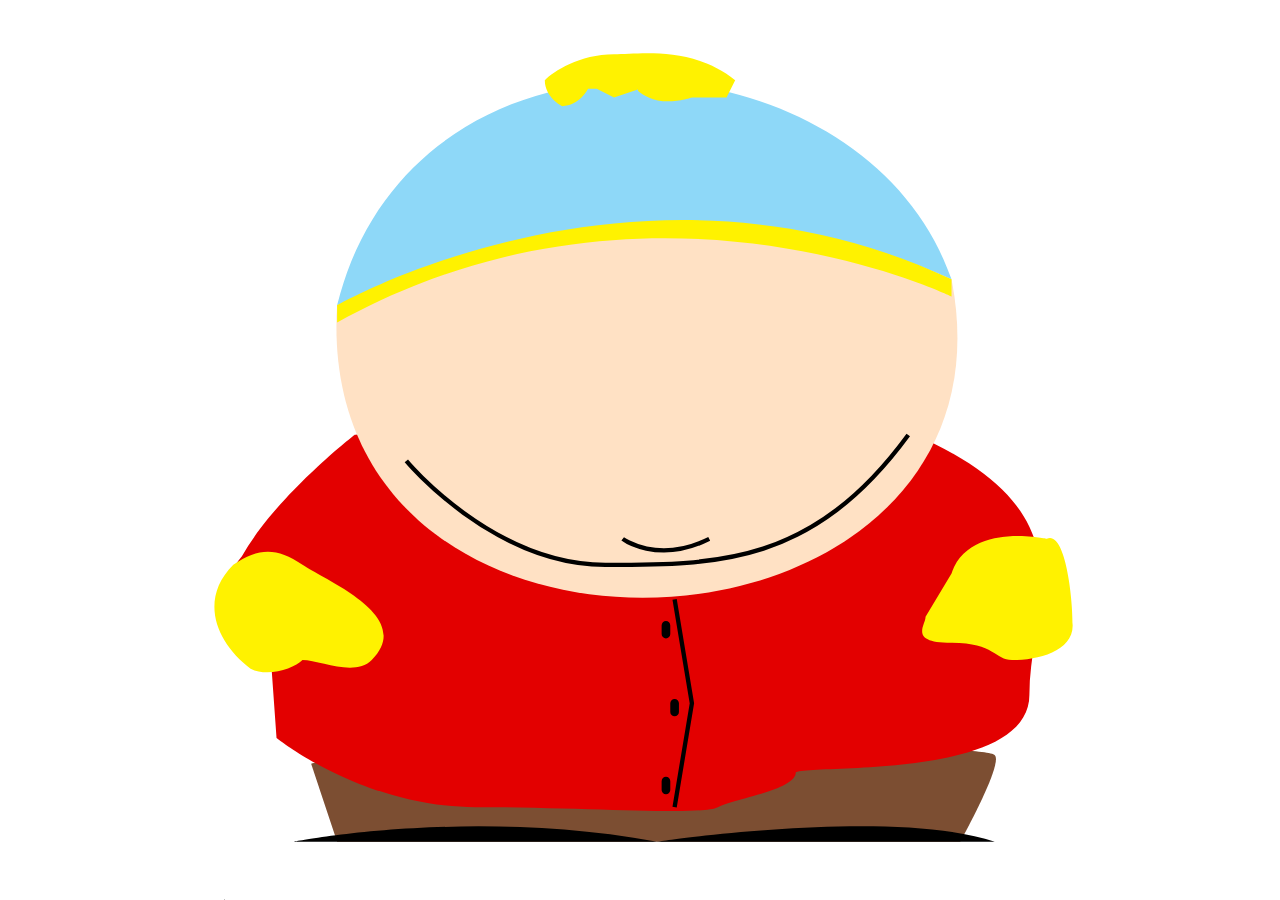
<file: jeelizWeboji-master/demos/svg/index.html>
<!DOCTYPE html>
<html>
  <head>
    <meta http-equiv="Content-Type" content="text/html; charset=utf-8">
    <meta http-equiv="content-language" content="en-EN" />
    <meta name="viewport" content="width=device-width, initial-scale=1.0, maximum-scale=1.0, user-scalable=no">

    <title>WEBOJI SVG DEMO</title>
    
    <!-- JEELIZFACEEXPRESSIONS LIB: DETECT FACIAL EXPRESSIONS: -->
    <script src="../../dist/jeelizFaceExpressions.js"></script>
    
    <!-- SVG WEBOJI HELPER: -->
    <!-- main helper: -->
    <script src="../../helpers/svg/JeelizWebojiSVGHelper.js"></script> 
    
    <!-- MAIN DEMO SCRIPT WITH main() FUNC: -->
    <script src="main.js"></script>
    
    <style type='text/css'>
      body {background-color: white; margin: 0;}
      #jeelizFaceExpressionsCanvas {
        z-index: 20;
        position: fixed; 
        bottom: 0px; left: 0px;
        max-height: 25vh;
        transform: rotateY(180deg); /* mirror video */
      }
      .webojiSVG {
        z-index: 10;
        position: fixed; 
        max-height: 100%; max-width: 100%; left: 50%; top: 50%;
        width: 100vmin;
        transform: translate(-50%, -50%);
      }

      .svgEyeLeftOpen {
        display: none;
      }
      .svgEyeRightOpen {
        display: none;
      }
      .svgEyeLeftClose {
        display: none;
      }
      .svgEyeRightClose {
        display: none;
      }
      .svgMouthRound {
        display: none;
      }
      .svgMouthOpen {
        display: none;
      }
      .svgSmileLeft {
        display: none;
      }
      .svgSmileRight {
        display: none;
      }
      .svgSmile {
        display: none;
      }
      .svgMouthRest{
        display: none;
      }
      .svgMouthNasty{
        display: none;
      }
      .eyeBrowLeftRest{
        display: none;
      }
      .eyeBrowRightRest{
        display: none;
      }
      .eyeBrowLeftUp{
        display: none;
      }
      .eyeBrowRightUp{
        display: none;
      }
      .eyeBrowLeftDown{
        display: none;
      }
      .eyeBrowRightDown{
        display: none;
      }
    </style>
  </head>
  <body>
    <!-- VIDEO FEEDBACK: -->
    <canvas id='jeelizFaceExpressionsCanvas'></canvas>

    <!-- SVG IMAGE: -->
    <!-- this tool is handy to design SVG online: http://editor.method.ac/ -->
    <!-- <img src='../../assets/2D/cartman.svg' class='webojiSVG' /> -->
    <div class='webojiSVG'>
      <svg viewBox='0 0 104 97' xmlns='http://www.w3.org/2000/svg'>
        <!-- ALL PARTS WHICH ARE NOT THE HEAD : -->
        <path d='M14,85l3,9h72c0,0,5-9,4-10c-2-2-79,0-79,1' fill='#7C4E32'/> <!-- PANTS -->
        <path d='M19,47c0,0-9,7-13,14c-5,6,3,7,3,7l1,14c0,0,10,8,23,8c14,0,26,1,28,0c2-1,9-2,9-4c1-1,27,1,27-9c0-10,7-20-11-29c-17-9-67-1-67-1' fill='#E30000'/> <!-- RED JACKET -->
        <path d='M12,94c0,0,20-4,42,0c0,0,27-4,39,0z' fill='#000'/><!--FEETS -->
        <path d='M56,78v1M55,69v1M55,87v1' stroke='#000' stroke-linecap='round'/> <!-- JACKET BUTTONS -->
        <path d='M56,66l2,12l-2,12' fill='none' stroke='#000' stroke-width='0.5'/> <!-- JACKET ZIP -->
        <!-- GLOVES : -->
        <path d='M5,62c3-2,5-2,8,0c3,2,13,6,8,11c-2,2-6,0-8,0c-1,1-4,2-6,1c-4-3-6-8-2-12M99,59c0,0-9-2-11,4l-3,5c0,1-2,3,3,3c5,0,5,2,7,2c3,0,7-1,7-4c0-4-1-11-3-10' fill='#FFF200'/>
        

        <!-- HEAD (AND HAT): -->
        <g id='svgHead' style="transform-origin: 50% 40%;">
        <path d='M17,32c-3,48,80,43,71-3 l-35-15' fill='#FFE1C4'/> <!-- HEAD SKIN -->
        <path d="M17,32c9-36,61-32,71-3c-20-9-40-9-71,3" fill="#8ED8F8"/> <!-- BLUE PART OF HAT -->
        
        <path class='svgEyeLeftClose'  d='M54,35a10 8 60 1 1 0,0.1z' stroke='#000' fill='none' stroke-width='0.5'/>
        <path class='svgEyeRightClose'  d='M37,38a10 8 -60 1 1 0,0.1z' stroke='#000' fill='none' stroke-width='0.5'/>

        <rect class='svgEyeLeftClose'  x="53" y="25" width="20" height="15" fill="#FFE1C4"/>
        <rect class='svgEyeRightClose'  x="35" y="25" width="20" height="15" fill="#FFE1C4"/>
         
        <path class='svgEyeLeftOpen' d='M54,35a10 8 60 1 1 0,0.1z' fill='#FFF'/>
        <path class='svgEyeRightOpen' d='M37,38a10 8 -60 1 1 0,0.1z' fill='#FFF'/>

        <!-- ALL YELLOW PARTS: -->
        <path d='M41,6c1-1,4-3,8-3c3-0,9-1,14,3l-1,2h-2h-2c0,0-3,1-5,0c-2-1-1-1-1-1l-3,1l-2-1h-1c0,0-1,2-3,2c0,0-2-1-2-3M17,34l0-2c0,0,35-20,71-3v2c0,0-35-17-71,3' fill='#FFF200'/>

        <!-- PUPILS: -->
        <path class='svgEyeLeftOpen' id='svgPupilLeft'  d='M60,36a1 1 0 1 1 0-0.1'/>
        <path class='svgEyeRightOpen' id='svgPupilRight'  d='M49,36a1 1 0 1 1 0-0.1'/>

        <!-- MOUTH POSITIONS: -->
        <path class='svgMouthRound' d='M57,55a2 3 0 1 1 0-0.1'/>
        <path class='svgMouthOpen' d='M50,52 l3,-1 l9,2 l-3,6 l-6,-1 z'/>
        <path class='svgMouthRest' d='M50,54c0,0,6,4,10,0' fill='none' stroke='#000' stroke-width='0.8'  stroke-linecap='round'/>
        <path class='svgMouthNasty' d='M45,53c 0 8.991 1.701 3.969 10.53 4.131 c 8.829 0.162 9.801 4.455 9.882 -4.779 c 0.081 -9.234 -5.508 -1.134 -10.53 -1.134 c -5.022 0 -9.882 -7.209 -9.882 1.782 z'/>

        <path class='svgSmileLeft' d='M50,56c0,0,6,2,12,-6' fill='none' stroke='#000' stroke-width='0.8'  stroke-linecap='round'/>
        <path class='svgSmileRight' d='M60,56c0,0,-6,2,-12,-6' fill='none' stroke='#000' stroke-width='0.8'  stroke-linecap='round'/>
        <path class='svgSmile' d='M44,52 l20,0 l-10,8 z' />

        <!-- EYEBROWS: -->
        <path class='eyeBrowLeftRest' d='M70,26l-12,1 l11,1z'/>
        <path class='eyeBrowRightRest' d='M40,25l12,1 l-11,1z'/>
        <path class='eyeBrowLeftUp' d='M70,28l-12,-5 l11,3z'/>
        <path class='eyeBrowRightUp' d='M40,28l12,-5 l-11,3z'/>
        <path class='eyeBrowLeftDown' d='M65,22l-11,9 l12,-6z'/>
        <path class='eyeBrowRightDown' d='M43,21l11,9 l-12,-6z'/>
        
        <!-- CHIN: -->
        <path d='M50,59c0,0,4,3,10,0' fill='none' stroke='#000' stroke-width='0.5' />

        <!-- DOUBLE CHIN: -->
        <path d='M25,50c0,0,10,12,23,12c13,0,24,0,35-15' fill='none' stroke='#000' stroke-width='0.5'/>

        <!-- TEETHS: -->
        <path class='svgMouthOpen' d='M52,52.5 l2,0 l0,1 l-1.5,0 z' fill='#fff' />
        <path class='svgMouthOpen' d='M54.5,52.5 l2,0 l0,1 l-1.5,0 z' fill='#fff' />
        <path class='svgMouthOpen' d='M57,52.5 l2,0 l0,1 l-1.5,0 z' fill='#fff' />

        <path class='svgSmile' d='M47,52.5 l3,0 l0,2 l-1.5,0 z' fill='#fff' />
        <path class='svgSmile' d='M50.5,52.5 l3,0 l0,2 l-3,0 z' fill='#fff' />
        <path class='svgSmile' d='M54,52.5 l3,0 l0,2 l-3,0 z' fill='#fff' />
        <path class='svgSmile' d='M57.5,52.5 l3,0 l-1.5,2 l-1.5,0 z' fill='#fff' />$
        </g>
      </svg>
    </div>
  </body>
</html>
</file>
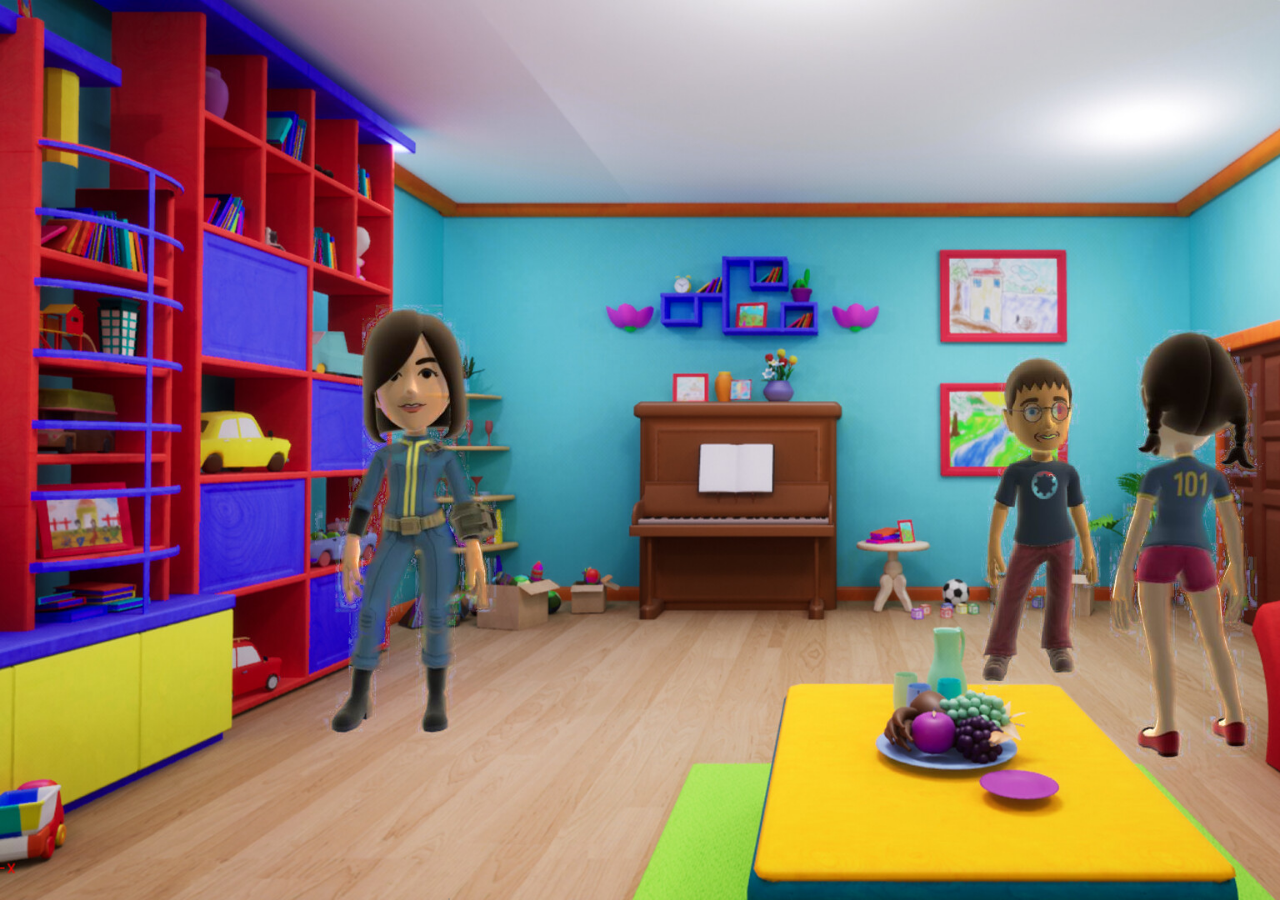
<file: jeelizWeboji-master/demos/three/boy/index.html>
<!DOCTYPE html>
<html>
  <head>
    <meta http-equiv="Content-Type" content="text/html; charset=utf-8">
    <meta http-equiv="content-language" content="en-EN" />
    <meta name="viewport" content="width=device-width, initial-scale=1.0, maximum-scale=1.0, user-scalable=no">

    <title>TALKING BUDDY DEMO</title>
    
    <!-- JEELIZFACEEXPRESSIONS LIB: DETECT FACIAL EXPRESSIONS: -->
    <script src="../../../dist/jeelizFaceExpressions.js"></script>
    
    <!-- THREE.JS: -->
    <script src="../../../libs/three/v119/three.min.js"></script>

    <!-- CUSTOM SMALL LIBS: -->
    <script src="../../../libs/custom/lib_ajax.js"></script>
    <script src="../../../libs/custom/lib_array.js"></script>
    
    <!-- THREE.JS WEBOJI HELPER: -->
    <!-- main helper: -->
    <script src="../../../helpers/three/JeelizWebojiThreeHelper.js"></script> 
    <!-- required to import the 3D model: -->
    <script src="../../../helpers/three/ThreeMorphAnimGeomBuilder.js"></script>
    <!-- required to add a material both flexible and with many morphs: -->
    <script src="../../../helpers/three/ThreeMorphFlexibleMaterialBuilder.js"></script>
    
    <!-- MAIN DEMO SCRIPT WITH main() FUNC: -->
    <script src="main.js"></script>
    
    <style type='text/css'>
    
      body {background-color: white;
        overflow: hidden;
        background-image: url('background.jpg');
        background-attachment: fixed;
        background-position: 0;
        background-size: cover;
        margin: 0;}

      #jeelizFaceExpressionsCanvas {
        z-index: 20;
        position: fixed; 
        bottom: 0; left: 0;
        max-height: 50vh;
        max-width: 50vw;
        transform: rotateY(180deg); /* mirror video */
        border-radius: 0px 50px 0px 0px;
      }

      .webojiCanvas {
        z-index: 10;
        position: fixed; 
        max-height: 100%; max-width: 100%; left: 50%; top: 50%;
        width: 100vmin;
        transform: translate(-50%, -50%);
      }
    </style>
  </head>
  <body>
    <!-- VIDEO FEEDBACK: -->
    <canvas id='jeelizFaceExpressionsCanvas'></canvas>
    <!-- WEBOJI: -->
    <canvas class='webojiCanvas' id='webojiCanvas' width='600' height='600'></canvas>
  </body>
</html>
</file>
